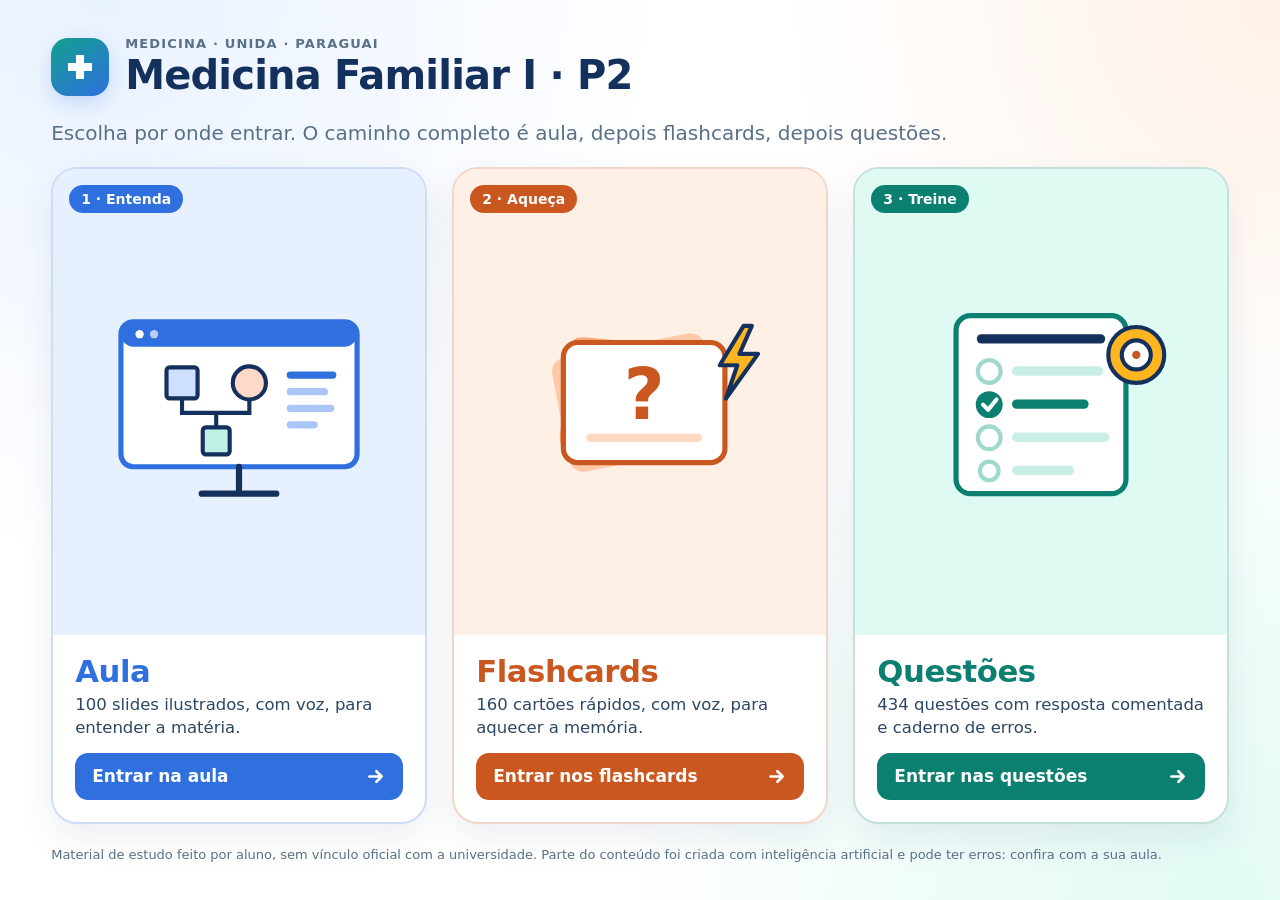
<file: index.html>
<!doctype html>
<html lang="pt-BR">
<head>
<meta charset="utf-8">
<meta name="viewport" content="width=device-width,initial-scale=1,viewport-fit=cover">
<meta name="theme-color" content="#ffffff">
<title>Medicina Familiar P2</title>
<meta name="description" content="Aula, flashcards e questões de Medicina Familiar I, segunda parcial.">
<link rel="icon" href="data:image/svg+xml,%3Csvg xmlns='http://www.w3.org/2000/svg' viewBox='0 0 32 32'%3E%3Crect width='32' height='32' rx='8' fill='%230f7f7a'/%3E%3Cpath d='M13 7h6v6h6v6h-6v6h-6v-6H7v-6h6z' fill='white'/%3E%3C/svg%3E">
<style>
:root{--tinta:#14305c;--suave:#587088;--aula:#2f6fde;--aula-claro:#e6f0ff;--flash:#c9571f;--flash-claro:#fff0e6;--quest:#0b7f70;--quest-claro:#defaf3}
*{box-sizing:border-box}
body{margin:0;background:radial-gradient(circle at 8% 0,#e9f2ff 0,transparent 38%),radial-gradient(circle at 95% 100%,#e2faf4 0,transparent 40%),radial-gradient(circle at 100% 0,#fff1e8 0,transparent 32%),#fff;color:var(--tinta);font-family:"Avenir Next",Avenir,"Segoe UI",Roboto,system-ui,sans-serif;display:flex;flex-direction:column;min-height:100dvh;padding:clamp(18px,3vw,36px) clamp(16px,4vw,56px)}
header,.chamada,main,footer{max-width:1240px;width:100%;margin-left:auto;margin-right:auto}
header{display:flex;align-items:center;gap:16px}
.selo{flex:none;width:58px;height:58px;border-radius:17px;background:linear-gradient(145deg,#12a08f,#2f6fde);display:grid;place-items:center;box-shadow:0 8px 20px #2f6fde33}
.selo svg{width:32px;height:32px}
.local{margin:0 0 3px;font-size:13px;font-weight:700;letter-spacing:.09em;text-transform:uppercase;color:var(--suave)}
h1{margin:0;font-size:clamp(25px,3.4vw,40px);line-height:1.08;font-weight:800;letter-spacing:-.02em}
.chamada{margin-top:clamp(14px,2vw,24px);margin-bottom:clamp(14px,2vw,22px);font-size:clamp(16px,1.6vw,20px);color:var(--suave)}
main{flex:1;display:grid;grid-template-columns:repeat(3,minmax(0,1fr));gap:clamp(14px,2vw,26px)}
.banner{--cor:var(--aula);--claro:var(--aula-claro);display:flex;flex-direction:column;min-height:400px;border-radius:26px;overflow:hidden;background:#fff;color:inherit;text-decoration:none;border:2px solid color-mix(in srgb,var(--cor) 24%,#fff);box-shadow:0 14px 34px #14305c14;transition:transform .18s ease,box-shadow .18s ease}
.banner.flash{--cor:var(--flash);--claro:var(--flash-claro)}
.banner.quest{--cor:var(--quest);--claro:var(--quest-claro)}
.banner:hover{transform:translateY(-5px);box-shadow:0 22px 44px #14305c24}
.banner:focus-visible{outline:4px solid var(--cor);outline-offset:4px}
.arte{position:relative;flex:1;min-height:190px;background:var(--claro);display:grid;place-items:center;padding:18px}
.arte svg{width:min(100%,290px);height:auto;max-height:230px}
.passo{position:absolute;left:16px;top:16px;background:var(--cor);color:#fff;font-size:14px;font-weight:800;padding:6px 12px;border-radius:99px}
.texto{padding:20px 22px 22px}
h2{margin:0 0 6px;font-size:clamp(24px,2.4vw,31px);line-height:1.08;letter-spacing:-.015em;color:var(--cor);font-weight:800}
.texto p{margin:0 0 14px;font-size:16.5px;line-height:1.35;color:#2c4765;min-height:2.7em}
.entrar{display:flex;align-items:center;justify-content:space-between;background:var(--cor);color:#fff;font-weight:800;font-size:17px;padding:13px 17px;border-radius:13px}
.entrar svg{width:21px;height:21px;flex:none}
footer{margin-top:clamp(14px,2vw,22px);font-size:13px;line-height:1.4;color:var(--suave)}
@media(max-width:820px){main{grid-template-columns:1fr}.banner{min-height:0;flex-direction:row}.arte{flex:0 0 38%;min-height:0;padding:34px 8px 8px}.passo{left:8px;top:8px;font-size:11px;padding:4px 8px}.texto{flex:1;min-width:0;padding:14px}.texto p{font-size:14px;margin-bottom:10px;min-height:0}h2{font-size:23px}.entrar{font-size:15px;padding:10px 12px}.selo{width:48px;height:48px;border-radius:14px}.local{font-size:11px}}
@media(prefers-reduced-motion:reduce){.banner{transition:none}.banner:hover{transform:none}}
</style>
</head>
<body>
<header>
<div class="selo" aria-hidden="true"><svg viewBox="0 0 32 32"><path d="M12 4h8v8h8v8h-8v8h-8v-8H4v-8h8z" fill="#fff"/></svg></div>
<div>
<p class="local">Medicina · UNIDA · Paraguai</p>
<h1>Medicina Familiar I · P2</h1>
</div>
</header>
<p class="chamada">Escolha por onde entrar. O caminho completo é aula, depois flashcards, depois questões.</p>
<main>
<a class="banner aula" href="aula/">
<div class="arte"><span class="passo">1 · Entenda</span>
<svg viewBox="0 0 280 200" role="img" aria-label="Quadro de aula com o desenho de uma família">
<rect x="26" y="22" width="228" height="140" rx="12" fill="#fff" stroke="#2f6fde" stroke-width="5"/>
<rect x="26" y="22" width="228" height="24" rx="12" fill="#2f6fde"/>
<circle cx="44" cy="34" r="4" fill="#fff"/><circle cx="58" cy="34" r="4" fill="#ffffffaa"/>
<rect x="70" y="66" width="30" height="30" rx="3" fill="#cfe0ff" stroke="#14305c" stroke-width="4"/>
<circle cx="150" cy="81" r="16" fill="#ffd9c7" stroke="#14305c" stroke-width="4"/>
<path d="M85 96v14h65V97M118 110v14" fill="none" stroke="#14305c" stroke-width="4"/>
<rect x="105" y="124" width="26" height="26" rx="3" fill="#bff0e5" stroke="#14305c" stroke-width="4"/>
<rect x="186" y="70" width="48" height="7" rx="3.5" fill="#2f6fde"/><rect x="186" y="86" width="40" height="7" rx="3.5" fill="#a9c6f7"/><rect x="186" y="102" width="46" height="7" rx="3.5" fill="#a9c6f7"/><rect x="186" y="118" width="30" height="7" rx="3.5" fill="#a9c6f7"/>
<path d="M140 162v22M104 188h72" stroke="#14305c" stroke-width="6" stroke-linecap="round"/>
</svg></div>
<div class="texto"><h2>Aula</h2><p>100 slides ilustrados, com voz, para entender a matéria.</p><span class="entrar">Entrar na aula <svg viewBox="0 0 24 24" fill="none" stroke="currentColor" stroke-width="3" stroke-linecap="round" stroke-linejoin="round" aria-hidden="true"><path d="M5 12h14M13 6l6 6-6 6"/></svg></span></div>
</a>
<a class="banner flash" href="flashcards/">
<div class="arte"><span class="passo">2 · Aqueça</span>
<svg viewBox="0 0 280 200" role="img" aria-label="Pilha de cartões de memória com um raio">
<rect x="62" y="44" width="150" height="112" rx="14" fill="#ffc9a8" transform="rotate(-11 137 100)"/>
<rect x="66" y="42" width="150" height="112" rx="14" fill="#ffa877" transform="rotate(5 141 98)"/>
<rect x="66" y="42" width="156" height="116" rx="14" fill="#fff" stroke="#c9571f" stroke-width="5"/>
<text x="144" y="116" text-anchor="middle" font-size="68" font-weight="800" fill="#c9571f" font-family="system-ui,sans-serif">?</text>
<rect x="88" y="130" width="112" height="8" rx="4" fill="#ffd8c2"/>
<path d="M240 26l-23 38h17l-11 32 31-43h-18l12-27z" fill="#ffb51f" stroke="#14305c" stroke-width="4" stroke-linejoin="round"/>
</svg></div>
<div class="texto"><h2>Flashcards</h2><p>160 cartões rápidos, com voz, para aquecer a memória.</p><span class="entrar">Entrar nos flashcards <svg viewBox="0 0 24 24" fill="none" stroke="currentColor" stroke-width="3" stroke-linecap="round" stroke-linejoin="round" aria-hidden="true"><path d="M5 12h14M13 6l6 6-6 6"/></svg></span></div>
</a>
<a class="banner quest" href="questoes/">
<div class="arte"><span class="passo">3 · Treine</span>
<svg viewBox="0 0 280 200" role="img" aria-label="Folha de prova com a alternativa certa marcada">
<rect x="58" y="16" width="164" height="172" rx="14" fill="#fff" stroke="#0b7f70" stroke-width="5"/>
<rect x="78" y="34" width="124" height="9" rx="4.5" fill="#14305c"/>
<g fill="none" stroke-width="4"><circle cx="90" cy="70" r="11" stroke="#9fd8cd"/><circle cx="90" cy="102" r="11" fill="#0b7f70" stroke="#0b7f70"/><circle cx="90" cy="134" r="11" stroke="#9fd8cd"/><circle cx="90" cy="166" r="9" stroke="#9fd8cd"/></g>
<path d="M84 102l5 5 8-10" fill="none" stroke="#fff" stroke-width="4" stroke-linecap="round" stroke-linejoin="round"/>
<rect x="112" y="65" width="88" height="9" rx="4.5" fill="#c9eee6"/><rect x="112" y="97" width="74" height="9" rx="4.5" fill="#0b7f70"/><rect x="112" y="129" width="94" height="9" rx="4.5" fill="#c9eee6"/><rect x="112" y="161" width="60" height="9" rx="4.5" fill="#c9eee6"/>
<circle cx="232" cy="54" r="27" fill="#ffb51f" stroke="#14305c" stroke-width="4"/><circle cx="232" cy="54" r="14" fill="#fff" stroke="#14305c" stroke-width="4"/><circle cx="232" cy="54" r="4" fill="#c9571f"/>
</svg></div>
<div class="texto"><h2>Questões</h2><p>434 questões com resposta comentada e caderno de erros.</p><span class="entrar">Entrar nas questões <svg viewBox="0 0 24 24" fill="none" stroke="currentColor" stroke-width="3" stroke-linecap="round" stroke-linejoin="round" aria-hidden="true"><path d="M5 12h14M13 6l6 6-6 6"/></svg></span></div>
</a>
</main>
<footer>Material de estudo feito por aluno, sem vínculo oficial com a universidade. Parte do conteúdo foi criada com inteligência artificial e pode ter erros: confira com a sua aula.</footer>
</body>
</html>
</file>
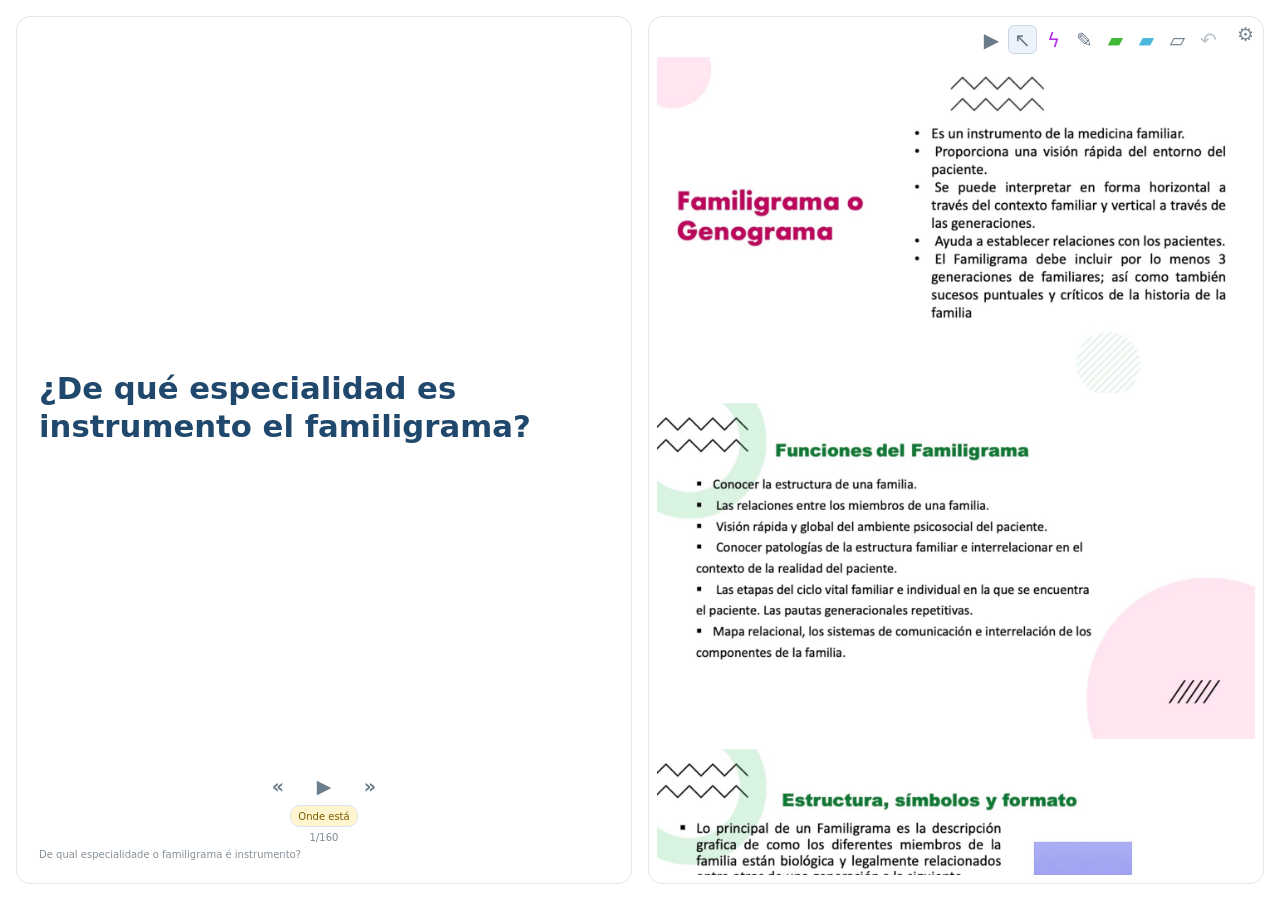
<file: flashcards/index.html>
<!doctype html>
<html lang="pt-BR">
<head><meta charset="utf-8"><meta name="viewport" content="width=device-width,initial-scale=1"><title>Flashcards ativos</title><link rel="stylesheet" href="estilo.css"><script defer src="dados-76.js"></script><script defer src="texto-pdf.js"></script><script defer src="ferramentas.js"></script><script defer src="motor.js"></script></head>
<body>
<main><section class="study" aria-label="Cartão de estudo"><article id="cartao" lang="es"><p id="face">PIENSA EN LA RESPUESTA</p><div id="visual"></div><h2 id="pergunta"></h2><div id="atividade"></div><div id="resposta" hidden><p id="texto-resposta"></p><p id="contexto"></p></div><p id="ajuda" lang="pt-BR" hidden></p><div id="vazio" hidden>Nenhum cartão neste filtro. Escolha outro bloco ou desmarque “Só erradas”.</div></article><div id="aquecimento" hidden lang="es" aria-label="Lista de aquecimento"></div><div class="study-bottom"><div class="navigation" aria-label="Navegação do cartão"><button id="anterior" title="Cartão anterior" aria-label="Cartão anterior">«</button><button id="reproduzir" title="Reproduzir fala" aria-label="Reproduzir fala">▶</button><button id="proximo" title="Próximo cartão" aria-label="Próximo cartão">»</button></div><div class="actions"><button id="sei" class="success" disabled>Acertei</button><button id="duvida" class="danger" disabled>Errei</button><button id="onde" hidden>Onde está</button></div><div id="posicao"></div><div id="portugues"><span id="pergunta-pt"></span><span id="resposta-pt" hidden></span><span id="contexto-pt" hidden></span></div></div></section>
<aside class="source" aria-label="Fonte do cartão"><div id="fonte" tabindex="0" aria-label="Páginas do material, com rolagem própria"></div></aside></main>
<button id="configurar" aria-label="Configurar" title="Configurar">⚙<span id="revisao-ponto" hidden></span></button>
<dialog id="config-dialog" aria-labelledby="config-title"><div class="config-top"><h2 id="config-title">Configurar</h2><button id="config-fechar" aria-label="Fechar Configurar">×</button></div><p id="config-resumo"></p><div class="config-scroll">
<section><h3>1. O que você quer estudar?</h3><div class="option"><label>Bloco <select id="bloco"><option value="todos">Todos</option></select></label><p>Escolha uma parte do material. Exemplo: estudar apenas Símbolos.</p></div><div class="option"><label>Nível <select id="nivel"><option value="todos">Todos</option><option value="muito_facil">Muito fácil</option><option value="facil">Fácil</option><option value="quase_facil">Quase fácil</option><option value="medio">Médio</option></select></label><p>Escolha a dificuldade. Exemplo: começar em Muito fácil.</p></div><div class="option"><label> <button id="subir">Subir nível ↑</button></label><p>Procura o mesmo conceito no próximo nível. Exemplo: de Fácil para Quase fácil.</p></div><div class="option"><label> <button id="tudo">Tudo</button></label><p>Retira os filtros. Exemplo: voltar a todos os blocos e níveis.</p></div><div class="option"><label><input id="duvidas" type="checkbox"> Só erradas</label><p>Mostra o que você marcou como Errei. Exemplo: repetir um símbolo que confundiu.</p></div><div class="option"><label> <button id="revisar">Revisar hoje</button></label><p>Abre até 15 cartões com revisão vencida. Exemplo: retomar hoje o que ficou para amanhã.</p></div><div class="option"><label><input id="mostrar-fonte" type="checkbox" checked> Mostrar ou esconder o slide</label><p>Mostra a fonte ao lado. Pode ser livro, slide, Canva ou imagem do Flow. Exemplo: esconder para dar mais espaço ao cartão.</p></div></section><section><h3>2. Em que ordem?</h3><div class="option"><label>Ordem <select id="ordem"><option value="tema">Por tema</option><option value="gradual">Gradual</option></select></label><p>Por tema mantém os blocos juntos; Gradual segue as páginas. Exemplo: estudar um assunto por vez.</p></div><div class="option"><label> <button id="embaralhar">Embaralhar</button></label><p>Muda a sequência dentro da ordem escolhida. Exemplo: evitar decorar a posição dos cartões.</p></div></section><section><h3>3. Como você quer ouvir?</h3><div class="option"><label>Modo <select id="modo"><option value="manual-voz">Manual com voz</option><option value="manual">Manual sem voz</option><option value="livre">Automático, sem as mãos</option><option value="aquecimento">Aquecimento</option></select></label><p>Manual com voz: você passa o cartão, ela lê a pergunta e para; você vira, ela lê a resposta e para.</p></div><p>Use ▶ na barra superior da fonte, ao lado da seta: lê a pergunta, vira, lê a resposta, marca o trecho na fonte e rola até ele; então passa ao próximo até o fim. O mesmo botão pausa e retoma. Funciona sem mudar o modo. Ouvir não registra acerto.</p><p>Manual sem voz: você passa e vira em silêncio. Exemplo: estudar na biblioteca.</p><p>Aquecimento: mostra perguntas e respostas em uma lista. Exemplo: conhecer o assunto antes de praticar.</p><div class="option"><label>Ler ao mostrar <select id="ler"><option value="nada">Nada</option><option value="pergunta">Só pergunta</option><option value="resposta">Só resposta</option><option value="ambas">Pergunta e resposta</option></select></label><p>Escolha quais lados serão lidos no manual com voz. Exemplo: Só resposta deixa a pergunta em silêncio.</p></div><div class="option"><label><input id="justificativa" type="checkbox"> Com justificativa</label><p>Lê também a explicação depois da resposta, se houver áudio. Exemplo: entender por que o símbolo está correto.</p></div><div class="option"><label>Tempo de pausa <select id="pausa" aria-label="Pausa em segundos"><option value="0">0</option><option value="0.5">0,5</option><option value="1" selected>1</option><option value="2">2</option><option value="3">3</option><option value="5">5</option></select> segundos</label><p>Tempo entre as falas no automático. Exemplo: 2 segundos para pensar antes de virar.</p></div><div class="option"><label> <button id="ouvir-tudo">Ouvir tudo</button></label><p>Toca o arquivo inteiro desde o início. Exemplo: ouvir uma vez sem acompanhar cada cartão. Use o play abaixo do cartão para pausar.</p></div><p id="arquivo-audio"></p><p id="voz"></p><button id="parar" hidden>Parar áudio</button></section><section><h3>4. Guardar seu lugar.</h3><p>O progresso e as escolhas são salvos automaticamente neste navegador. Exemplo: fechar e voltar depois.</p><p id="salvamento"></p><div class="ferramentas-ajuda"><p>Seta ↖: selecione uma letra ou frase para copiar e role a fonte normalmente.</p><p>Raio ϟ: trace em roxo enquanto segura; o traço some logo depois de soltar e não é salvo.</p><p>Lápis ✎: escreva ou rabisque por cima da página e guarde o traço.</p><p>Marcador verde ▰: destaque em verde fluorescente translúcido sem esconder o texto.</p><p>Marcador azul ▰: destaque em azul claro translúcido sem esconder o texto.</p><p>Borracha ▱: passe sobre um traço para apagá-lo inteiro.</p><p>Desfazer ↶: desfaça o último desenho ou apagamento da página mais visível, nesta sessão.</p><p>Os traços acompanham a página e entram em Copiar progresso; se o armazenamento falhar, copie antes de fechar.</p><p id="paginas-sem-texto"></p></div><div class="option"><label> <button id="copiar">Copiar progresso</button></label><p>Guarda um texto com seu progresso. Exemplo: copiar para um arquivo e levar a outro navegador.</p></div><div class="option"><label> <button id="colar">Colar progresso</button></label><p>Recupera um texto salvo. Exemplo: continuar no outro computador. Você verá o que será substituído antes de confirmar.</p></div></section><div hidden><h1 id="titulo"></h1><span class="eyebrow"></span><span id="tema"></span><span id="estado"></span><span id="fonte-nota"></span><button id="virar"></button><button id="pt-toggle"></button><div id="pausa-wrap"></div></div></div></dialog><div id="mensagem" role="status" hidden></div>
<dialog id="progresso-dialog"><form method="dialog"><h2 id="dialog-titulo">Progresso</h2><p id="dialog-instrucao"></p><textarea id="progresso-texto" spellcheck="false" aria-label="JSON do progresso"></textarea><p id="dialog-status" role="status"></p><div><button id="importar" type="button">Restaurar progresso</button><button>Fechar</button></div></form></dialog>
</body></html>
</file>
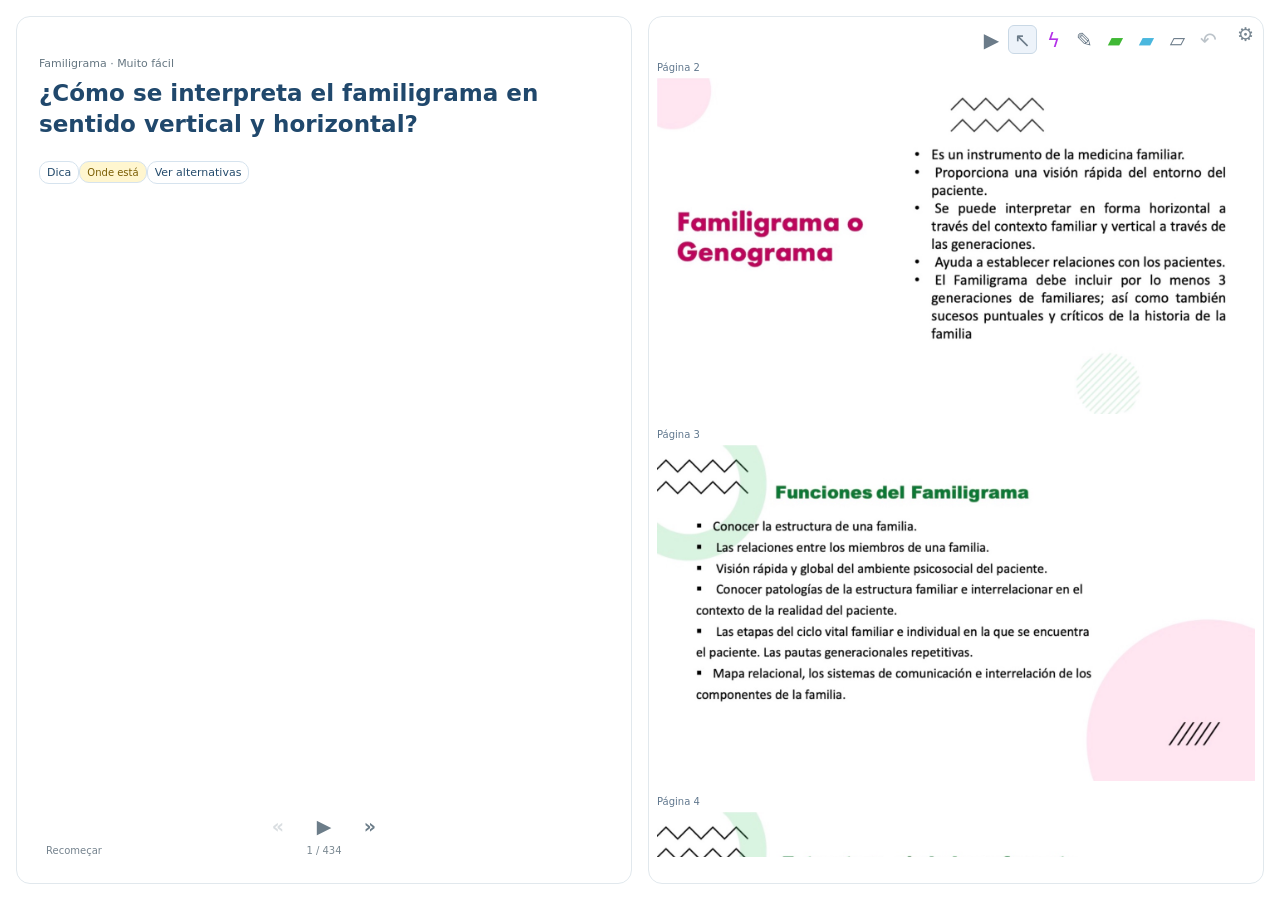
<file: questoes/index.html>
<!doctype html>
<html lang="pt-BR">
<head><meta charset="utf-8"><meta name="viewport" content="width=device-width,initial-scale=1"><link rel="icon" href="data:,"><title>P2 · Medicina Familiar</title><link rel="stylesheet" href="estilo.css"><link rel="stylesheet" href="questoes.css?v=3"><script defer src="questoes.js"></script><script defer src="voz.js"></script><script defer src="fontes.js"></script><script defer src="texto-pdf.js"></script><script defer src="ferramentas.js"></script><script defer src="motor.js?v=6"></script></head>
<body>
<main>
<section class="study" aria-label="Questão de estudo">
<article id="cartao">
<div id="questao"><p id="identificacao"></p><h2 id="pergunta" lang="es"></h2><p id="caso-didatico" lang="es" hidden>Caso didáctico ficticio</p><div id="itens" lang="es"></div><button id="dica" class="discreto" aria-expanded="false" aria-controls="dica-texto">Dica</button><button id="onde">Onde está</button><p id="dica-texto" hidden></p><button id="ver-alternativas" class="discreto">Ver alternativas</button><button id="ver-resposta" hidden>Ver resposta</button><div id="alternativas" lang="es" hidden></div><div id="julgar" hidden><button id="acertei" class="success">Acertei</button><button id="errei" class="danger">Errei</button></div><div id="correcao" role="status" hidden><p id="resultado"></p><p id="aviso-fora" hidden>Fora do material</p><p id="gabarito-vf" lang="es" hidden></p><p id="justificativa"></p></div></div>
<div id="fim" hidden><h2 id="fim-titulo">Resultado</h2><p id="placar"></p><h3>Caderno de erros</h3><div id="erros"></div><button id="refazer">Refazer só os erros</button><button id="refazer-passadas">Fazer as que passei</button><button id="voltar-questoes" class="discreto">Voltar às questões</button></div>
</article>
<div class="study-bottom"><div class="navigation" aria-label="Navegação das questões"><button id="anterior" title="Questão anterior" aria-label="Questão anterior">«</button><button id="reproduzir" title="Tocar sozinho" aria-label="Tocar sozinho" hidden>▶</button><button id="proximo" title="Passar" aria-label="Passar">»</button></div><div id="posicao"></div><button id="recomecar" class="discreto">Recomeçar</button></div>
</section>
<aside class="source" aria-label="Material de apoio"><div id="fonte" tabindex="0" aria-label="Páginas do material, com rolagem própria"></div><p id="fonte-nota" role="status"></p></aside>
</main>
<button id="configurar" aria-label="Configurar" title="Configurar">⚙</button>
<dialog id="config-dialog" aria-labelledby="config-title"><div class="config-top"><h2 id="config-title">Configurar</h2><button id="config-fechar" aria-label="Fechar Configurar">×</button></div><div class="config-scroll"><p id="salvamento"></p>
<section><h3>1. O que estudar</h3>
<div class="option"><label for="nivel-filtro">Nível</label> <select id="nivel-filtro"><option value="todos">Todos os níveis</option><option value="muito_facil">Muito fácil</option><option value="facil">Fácil</option><option value="medio">Médio</option><option value="dificil">Difícil</option></select></div>
<div class="option"><label for="tema-filtro">Tema</label> <select id="tema-filtro"><option value="todos">Todos os temas</option></select></div>
<div class="option"><button id="so-erradas">Refazer só as erradas</button></div>
<div class="option"><label><input type="checkbox" id="mostrar-fonte" checked> Mostrar o material</label></div></section>
<section><h3>2. Em que ordem</h3>
<div class="option"><button id="ordem-tema">Ordem do material</button> <button id="embaralhar">Embaralhar</button></div></section>
<section><h3>3. Como responder</h3>
<div class="option"><label for="modo">Modo</label> <select id="modo"><option value="clique">Alternativas só quando eu clicar</option><option value="sempre">Alternativas sempre aparecendo</option><option value="cabeca">De cabeça, com Acertei e Errei</option><option value="auto">Automático, sem as mãos</option></select>
<p>De cabeça: você pensa, clica em Ver resposta e marca Acertei ou Errei. Automático: aperte ▶ embaixo; a voz lê a pergunta, as alternativas aparecem, a voz lê a resposta, o trecho fica em amarelo e passa para a seguinte. Não conta ponto.</p></div>
<div class="option" id="ritmo-linha" hidden><label for="ritmo">Pausa depois da resposta</label> <select id="ritmo"><option value="devagar">Devagar</option><option value="normal">Normal</option><option value="rapido">Rápido</option></select></div>
<p>A seta » passa a questão sem responder. As que você passou ficam guardadas para fazer no fim.</p></section>
<section><h3>Ferramentas do material</h3><p>Seta: selecionar texto e rolar. Raio: traço roxo temporário. Lápis e marcadores: desenhos salvos. Borracha: apagar traço. Desfazer: voltar uma ação na página visível.</p></section></div></dialog>
<dialog id="reiniciar-dialog" aria-labelledby="reiniciar-titulo"><h2 id="reiniciar-titulo">Recomeçar as questões deste filtro?</h2><p>As respostas serão apagadas. Os desenhos no material serão mantidos.</p><button id="confirmar-reinicio">Recomeçar</button><button id="cancelar-reinicio">Cancelar</button></dialog>
<div id="mensagem" role="status" hidden></div>
</body></html>
</file>
<file: flashcards/estilo.css>
:root{font-family:system-ui,-apple-system,BlinkMacSystemFont,"Segoe UI",sans-serif;color:#263e53;background:#fff;--blue:#1260c5;--green:#147748;--red:#b62e39;--border:#d6e3ee}*{box-sizing:border-box}body{margin:0;padding:20px 26px 12px;display:flex;flex-direction:column;gap:12px;height:100dvh;min-height:600px}button,select,input,textarea{font:inherit}button,select{border:1px solid var(--border);background:white;color:#244b6c;border-radius:10px;padding:9px 12px}button{cursor:pointer;font-weight:600;transition:background .15s}button:hover{background:#edf5ff}button:focus-visible,select:focus-visible,input:focus-visible,textarea:focus-visible{outline:3px solid #ffd43c;outline-offset:2px}button:disabled{opacity:.45;cursor:default}button small{font-size:11px;font-weight:400;margin-left:5px}button.primary{background:var(--blue);color:white;border-color:var(--blue)}button.success{color:var(--green);background:#edf9f1;border-color:#a7dbb8}button.danger{color:var(--red);background:#fff0f0;border-color:#efb2b8}header{display:flex;align-items:center;justify-content:space-between;gap:16px}h1{font-size:24px;margin:3px 0 0;line-height:1.2}.eyebrow{font-size:10px;letter-spacing:1.8px;color:#52728a;font-weight:700}.header-actions{display:flex;gap:7px;font-size:12px}.toolbar{display:flex;flex-wrap:wrap;align-items:center;gap:9px;padding:10px 12px;background:#f3f8fd;border:1px solid var(--border);border-radius:13px;font-size:12px}.toolbar label{display:flex;align-items:center;gap:6px}.toolbar select{padding:7px 8px;font-size:13px}.toolbar button{padding:7px 9px}.toolbar input[type=number]{width:48px;padding:6px;border:1px solid var(--border);border-radius:7px}.check input{accent-color:var(--blue);width:16px;height:16px}.status-row{display:flex;gap:18px;justify-content:space-between;font-size:11px;color:#5a7186;padding:0 3px}main{display:grid;grid-template-columns:minmax(0,1.04fr) minmax(0,1fr);gap:18px;flex:1;min-height:0}.study,.source{border:1px solid var(--border);border-radius:18px;background:white;min-width:0;min-height:0}.study{display:flex;flex-direction:column;padding:18px 22px;box-shadow:0 4px 15px #1260c508}.card-top{display:flex;align-items:center;justify-content:space-between;gap:8px;color:#52718a;font-size:12px}.card-top #tema{color:var(--blue);font-weight:700}article{display:flex;flex:1;min-height:0;flex-direction:column;justify-content:center;gap:10px;padding:10px 0}#face{font-size:10px;letter-spacing:1.6px;color:#52718a;margin:0}#pergunta{font-size:clamp(23px,2.2vw,30px);line-height:1.25;margin:0;color:#20486c}#resposta p{margin:0;white-space:pre-line}#texto-resposta{font-size:clamp(22px,2vw,28px);line-height:1.3;color:#147748;font-weight:650}#contexto{font-size:13px;color:#6a7f8e;margin-top:10px!important}#visual{height:78px}#visual:empty{display:none}#visual svg{max-width:300px;height:100%;display:block}#cartao.revealed{gap:12px}#cartao.revealed #pergunta{font-size:18px;color:#52718a}#cartao.revealed #visual{height:57px}#cartao.long #texto-resposta{font-size:23px}#cartao.long #contexto{font-size:11px}.study-bottom{flex-shrink:0}.actions{display:flex;align-items:center;gap:7px}.actions button{padding:11px 10px}.actions #virar{flex:1}.support-head{border-top:1px solid #e9eff4;margin-top:13px;padding-top:8px;display:flex;justify-content:space-between;align-items:center;color:#738798;font-size:10px}.support-head button{padding:2px 5px;font-size:10px;border:0;text-decoration:underline}#portugues{font-size:11px;line-height:1.35;color:#6c8191;margin-top:4px;max-height:72px;overflow:auto}#portugues span{display:block}#resposta-pt{margin-top:4px}#contexto-pt{margin-top:3px}.source{padding:18px;display:flex;flex-direction:column;justify-content:flex-start;background:#fbfdff}.source-heading{display:flex;align-items:center;justify-content:space-between}.source h2{font-size:17px;margin:0}.source-heading button{font-size:12px}#fonte-fechada{margin:auto;text-align:center;font-size:17px}.source-icon{font-size:60px;color:#8eb6e8}.muted{font-size:11px;color:#6d8193;line-height:1.5}#fonte{margin:auto 0}.source-meta{display:flex;justify-content:space-between;font-size:11px;margin:14px 0 10px;color:#59748d}#marcacao{background:#fff5cf;border-radius:5px;padding:2px 5px}#marcacao:empty{display:none}#slide-stage{position:relative;width:100%;aspect-ratio:16/9;background:white;border:1px solid #e0e8ee;overflow:hidden}#slide-img{display:block;width:100%;height:100%;object-fit:contain}#destaques{position:absolute;inset:0;pointer-events:none}.highlight{position:absolute;background:rgba(255,211,0,.36);outline:1px solid #e4b500;border-radius:2px;mix-blend-mode:multiply}.slide-actions{display:flex;justify-content:space-between;gap:4px;margin-top:12px}.slide-actions button{font-size:10px;padding:8px 6px}footer{font-size:10px;color:#748798;display:flex;justify-content:space-between;gap:14px;min-height:16px}#mensagem{max-width:70%}#aquecimento{flex:1;overflow-y:auto;min-height:0;margin:14px 0;scroll-behavior:smooth}.warm-item{padding:12px;border-left:4px solid transparent;border-bottom:1px solid #edf2f7;font-size:17px;line-height:1.35}.warm-item p{white-space:pre-line;margin:6px 0 0;color:var(--green);font-size:18px}.warm-item.current{border-left-color:var(--blue);background:#eef6ff}#parar{min-width:83px;font-size:16px;font-weight:800}.toolbar #comecar{font-size:14px}dialog{border:1px solid var(--border);border-radius:18px;width:min(650px,94vw);color:#244b6c;padding:25px}dialog::backdrop{background:#dbeaf0bb}dialog h2{margin:0}dialog p{font-size:13px}dialog textarea{width:100%;height:220px;font-family:monospace;font-size:12px;border:1px solid var(--border);border-radius:8px;padding:8px}dialog form>div{display:flex;gap:8px;justify-content:flex-end}[hidden]{display:none!important}
@media(max-height:740px) and (min-width:861px){body{padding-top:13px;gap:9px}.study{padding:14px 19px}.toolbar{padding:8px 10px}#texto-resposta{font-size:24px}#cartao.long #texto-resposta{font-size:21px}.support-head{margin-top:9px}#visual{height:65px}#pergunta{font-size:27px}}
@media(max-width:1060px){.toolbar{gap:7px;font-size:11px}.toolbar button{padding:7px}.actions button{padding:10px 7px}.actions small{display:none}.slide-actions button{font-size:9px}body{padding-left:16px;padding-right:16px}}
@media(max-width:860px){body{height:auto;min-height:100dvh;padding:16px 12px;gap:12px}header{align-items:flex-start;flex-direction:column;gap:12px}h1{font-size:23px}.header-actions{flex-wrap:wrap}.toolbar{gap:9px;padding:10px}.toolbar label{flex-wrap:wrap}.status-row{flex-wrap:wrap;gap:6px;font-size:10px}main{display:flex;flex-direction:column;gap:14px}.study{padding:18px;min-height:450px}article{min-height:220px;padding:18px 0}#pergunta{font-size:27px}#texto-resposta{font-size:25px}#portugues{max-height:none;overflow:visible}.source{padding:16px;min-height:180px}#fonte-fechada{padding:20px 0}.source-icon{font-size:35px}#fonte{margin:0}.slide-actions button{font-size:10px}footer{flex-direction:column;gap:5px}#mensagem{max-width:100%}#aquecimento{max-height:380px;flex:auto}.actions{gap:5px}.actions button{padding:12px 8px}.actions #virar{min-width:75px}.study-bottom{min-width:0}#parar{padding:10px 14px}.warm-item{font-size:16px}}
@media(prefers-reduced-motion:reduce){*{scroll-behavior:auto!important;transition:none!important}}
/* Rodada 2: cores por bloco e atividades progressivas. */
body{background:linear-gradient(120deg,#f4f9ff,#fffdf3 60%,#f1faf5)}.study{--accent:#1764bd;--tint:#edf5ff;border-top:7px solid var(--accent);background:linear-gradient(140deg,var(--tint),white 75%)}.study[data-cor=verde]{--accent:#158368;--tint:#eaf8f1}.study[data-cor=vermelho]{--accent:#bd415a;--tint:#fff0f0}.card-top #tema{color:var(--accent)}.source{background:linear-gradient(150deg,#fffbed,#f3f8ff);border-top:7px solid #e9bd3d}#visual svg{opacity:.85}#portugues{font-size:10px;line-height:1.3;max-height:none;overflow:visible;color:#7a8492}#resposta-pt,#contexto-pt,.support-head>span{display:none}.support-head{margin-top:7px;padding-top:3px;justify-content:flex-end}.support-head button{font-size:9px}#atividade:empty{display:none}.cloze{font-size:clamp(20px,2vw,27px);line-height:1.55;margin:0}.cloze button{display:inline;font-size:inherit;padding:0 5px;color:#805d00;background:#fff1b5;border-color:#e4c45c}.cloze button.uncovered{background:#ddf6e5;color:#147748;border-color:transparent}.occlusion-stage{position:relative;width:100%;aspect-ratio:16/9}.occlusion-stage img{display:block;width:100%;height:100%;object-fit:contain}.occlusion{position:absolute;border-radius:3px;padding:0;background:#2468b9!important;color:white;font-size:11px;overflow:hidden;border:1px solid white}.occlusion.uncovered{opacity:0;pointer-events:none}.occlusion-stage:has(.occlusion)~p{margin:0}#cartao:has(.occlusion-stage) #visual,#cartao:has(.cloze) #visual{display:none}#cartao:has(.cloze).revealed #texto-resposta{display:none}#cartao:has(.cloze) #contexto{display:none}#cartao:has(.occlusion-stage) #pergunta{font-size:20px}#cartao{overflow:visible}.source-icon{color:#d4a72a}.toolbar #subir{background:#fff5cb;border-color:#e8cd68}#fonte-fechada{max-width:90%}
@media(max-width:860px){body{height:100dvh;min-height:0;padding:8px;gap:6px;overflow:hidden}header{flex-direction:row;gap:5px;align-items:center}h1{font-size:15px;max-width:165px}.eyebrow{font-size:8px;letter-spacing:.5px}.header-actions{gap:3px;justify-content:flex-end;max-width:165px}.header-actions button{font-size:9px;padding:5px}.toolbar{gap:5px;padding:6px;font-size:10px}.toolbar label{gap:3px;flex-wrap:nowrap}.toolbar select{padding:4px;font-size:10px;max-width:115px}.toolbar button{font-size:10px;padding:5px}.toolbar .check input{width:13px;height:13px}.status-row{font-size:8px;gap:3px}.status-row #voz{display:none}main{display:grid;grid-template-columns:1fr;grid-template-rows:minmax(0,1fr) auto;gap:6px;min-height:0}.study{min-height:0;padding:9px 12px;border-radius:12px;border-top-width:5px}.card-top{font-size:9px;gap:4px}article{min-height:0;gap:6px;padding:7px 0}#face{font-size:8px;letter-spacing:.6px}#pergunta{font-size:21px;line-height:1.2}#texto-resposta,#cartao.long #texto-resposta{font-size:18px;line-height:1.22}#cartao.revealed #pergunta{font-size:14px}#cartao.revealed{gap:6px}#contexto{font-size:9px;margin-top:5px!important}#visual{height:48px}#cartao.revealed #visual{height:30px}.actions{gap:4px}.actions button{padding:7px;font-size:11px}.actions #virar{min-width:60px}.support-head{margin-top:4px;padding-top:1px}.support-head button{font-size:8px;padding:1px}#portugues{font-size:9px;margin-top:2px}.source{min-height:0;padding:7px 10px;border-radius:12px;border-top-width:4px}.source h2{font-size:12px}.source-heading button{font-size:10px;padding:4px 7px}#fonte-fechada{display:none}#fonte{margin:0}#slide-stage{max-width:320px;margin:auto}.source-meta{font-size:8px;margin:3px 0}#marcacao{padding:1px 3px}.slide-actions{margin-top:4px}.slide-actions button{font-size:9px;padding:4px}#fonte-nota{font-size:8px;margin:3px 0 0;line-height:1.2}footer{font-size:8px;gap:1px;min-height:0}footer>span:last-child{display:none}.cloze{font-size:18px;line-height:1.4}.occlusion-stage{max-width:330px;margin:auto}#cartao:has(.occlusion-stage) #pergunta{font-size:14px}.occlusion{font-size:9px}#aquecimento{flex:1;max-height:none;margin:6px 0}.warm-item,.warm-item p{font-size:14px}#parar{font-size:12px;padding:5px 8px;min-width:0}}

#portugues{white-space:nowrap;overflow:hidden;text-overflow:ellipsis}#pergunta-pt{display:inline!important}


/* Rodada 3: fonte sempre aberta e rolagem independente. */
.source{overflow:hidden;gap:8px}.source-heading{flex-shrink:0;gap:8px}.source h2{font-size:14px}
#fonte{margin:0;flex:1;min-height:0;overflow:auto;overscroll-behavior:contain;scrollbar-gutter:stable}
#fonte figure{margin:0 0 16px}#fonte figcaption{font-size:11px;color:#61788e;padding:5px 0}
.source-page{position:relative;width:100%;background:#fff}.source-page img{display:block;width:100%;height:auto}
#onde{font-size:11px;padding:8px 6px;color:#795c00;background:#fff6cf}#contexto{font-size:10px!important;color:#797160;line-height:1.3}
#cartao{overflow-y:auto;overscroll-behavior:contain;justify-content:safe center}#fonte-nota{margin:0;text-align:right}
@media(max-width:860px){main{grid-template-rows:minmax(0,1.35fr) minmax(145px,.8fr)}.source{padding:5px 8px}.source h2{font-size:11px}.source-heading{gap:4px}#fonte-nota{font-size:8px}#fonte figure{margin-bottom:10px}#fonte figcaption{font-size:9px;padding:2px}#visual{height:30px}#cartao.revealed #visual{display:none}#pergunta{font-size:19px}#texto-resposta,#cartao.long #texto-resposta{font-size:16px}#cartao.revealed #pergunta{font-size:13px}.actions button{padding:7px 5px;font-size:10px}.actions #virar{min-width:45px}#onde{font-size:9px;padding:7px 4px}.actions{gap:3px}#contexto{font-size:8px!important}.source-page img{height:auto}}

/* Rodada 4: áudio único Speechify e ajuda curta. */
#ajuda{font-size:14px;color:#715b28;background:#fff6d9;border-radius:6px;padding:5px 8px;margin:0;white-space:nowrap;flex-shrink:0}
#arquivo-audio{font-size:10px}.toolbar{flex-shrink:0;gap:7px}.toolbar select{max-width:160px}header .header-actions{flex-wrap:wrap;justify-content:flex-end}#ler-agora{color:#1764bd}#voz{max-width:300px}
@media(max-width:860px){#ajuda{font-size:11px;padding:4px}#arquivo-audio{font-size:8px}.toolbar{max-height:155px;overflow:auto}header .header-actions{max-width:190px}}

/* Rodada 5: comandos compactos abaixo do cartão. */
.navigation{display:flex;justify-content:center;gap:8px;margin:4px 0 9px}
.navigation button{width:38px;height:32px;padding:2px;font-size:21px;line-height:1}
.navigation #reproduzir{font-size:16px}.actions #virar{flex:0 1 auto;font-size:12px;padding:7px 10px}
#cartao{cursor:pointer}.toolbar #modo{max-width:205px}

/* Rodada 6: navegação discreta e figura original com oclusão. */
.navigation{align-items:center;margin:3px 0 6px;gap:10px}
.navigation button{border:0;background:transparent;color:#61788e;width:30px;height:28px;font-size:20px;padding:2px}
.navigation #virar{width:auto;min-width:0;font-size:12px;font-weight:400;padding:2px 5px}
.actions{justify-content:center;min-height:0}.actions button{font-size:11px;padding:4px 8px}.actions button small{font-size:9px}
.toolbar #reproduzir{font-size:12px;min-width:50px}
.occlusion-stage{width:min(100%,220px);margin:0 auto;overflow:hidden;cursor:pointer;border-radius:2px}
.occlusion{display:flex;align-items:center;justify-content:center;border:0;border-radius:0;background:#647b92!important;color:white;font-size:18px;pointer-events:none}
.occlusion.uncovered{visibility:hidden}
#cartao:has(.occlusion-stage){gap:7px}#cartao:has(.occlusion-stage) #pergunta{font-size:19px}
#cartao:has(.occlusion-stage) #texto-resposta{font-size:22px}
#cartao:has(.occlusion-stage) #contexto:empty{display:none}
#cartao.revealed .occlusion-stage{width:min(100%,180px)}

/* Rodada 7: apenas cartão, navegação e fonte na área de estudo. */
body{height:100dvh;min-height:0;padding:16px;overflow:hidden;background:#fff;gap:0}
main{height:100%;grid-template-columns:minmax(0,1fr) minmax(0,1fr);gap:16px;overflow:hidden}
.study,.source{min-height:0;border:1px solid #e1e8ed;border-radius:14px;background:#fff;box-shadow:none;padding:22px}
.study{padding-top:30px}.source{padding:8px;gap:0}#fonte{scrollbar-gutter:auto}#fonte figure{margin-bottom:10px}
#cartao{padding:12px 0;min-height:0;overflow:auto}#face,#visual,#contexto{display:none!important}
#pergunta{font-size:clamp(23px,2.4vw,32px)}#cartao.revealed #pergunta{font-size:18px}
#texto-resposta{font-size:clamp(23px,2.2vw,30px)}#ajuda{white-space:normal;font-size:12px}
.navigation{margin:5px 0;gap:16px}.navigation button,.navigation #reproduzir{width:30px;height:28px;font-size:19px;border:0;background:none;color:#6c7d89;min-width:0;padding:2px}
.navigation button:disabled{opacity:.25}.actions{gap:8px}.actions button,#onde{font-size:10px;padding:3px 7px;min-height:22px;font-weight:400}
#posicao{text-align:center;font-size:10px;color:#7b8992;margin:5px 0}#portugues{font-size:10px;line-height:1.3;white-space:nowrap;overflow:hidden;text-overflow:ellipsis;margin:0;color:#85909a}
#configurar{position:fixed;right:20px;top:19px;z-index:2;border:0;background:#ffffffed;border-radius:50%;width:29px;height:29px;font-size:19px;color:#788792;padding:1px}
#revisao-ponto{position:absolute;right:1px;top:2px;background:#be8840;width:6px;height:6px;border-radius:50%}
dialog{padding:20px;width:min(660px,calc(100vw - 28px));max-height:calc(100dvh - 28px);background:#fff;color:#263e53}dialog::backdrop{background:#edf1f4b8}
#config-dialog[open]{display:flex;flex-direction:column;overflow:hidden}.config-top{display:flex;align-items:center;justify-content:space-between;gap:12px;flex-shrink:0}.config-top h2{font-size:20px}.config-top button{border:0;font-size:24px;padding:0 8px}
#config-resumo{font-size:12px;line-height:1.5;margin:8px 0 12px;color:#657580;flex-shrink:0}.config-scroll{overflow:auto;overscroll-behavior:contain;min-height:0;padding-right:8px}
.config-scroll section{border-top:1px solid #e6ecef;padding:8px 0 14px}.config-scroll h3{font-size:17px;margin:10px 0 16px}.option{margin:14px 0}.option label{display:flex;align-items:center;gap:9px;flex-wrap:wrap;font-size:14px}.option p,.config-scroll p{font-size:12px;line-height:1.5;margin:5px 0;color:#60717e}.option select{font-size:13px;max-width:100%;padding:7px}.option button{font-size:13px;padding:7px 10px}
#mensagem{position:fixed;bottom:18px;left:50%;transform:translateX(-50%);max-width:90vw;z-index:8;background:#fff5d5;color:#645025;border:1px solid #e7d39b;border-radius:8px;padding:9px 14px;font-size:12px}
#dialog-status{white-space:pre-line;max-height:180px;overflow:auto}#progresso-dialog{overflow:auto}#progresso-dialog textarea{height:170px}
main.sem-fonte{grid-template-columns:minmax(0,1fr);grid-template-rows:minmax(0,1fr)}main.sem-fonte .study{width:min(100%,950px);justify-self:center}
@media(max-width:860px){body{padding:8px}main{grid-template-columns:minmax(0,1fr);grid-template-rows:minmax(0,1.25fr) minmax(0,1fr);gap:8px}.study{padding:14px 16px 8px}.source{padding:4px}.study-bottom{flex-shrink:0}#pergunta{font-size:23px}#cartao.revealed #pergunta{font-size:15px}#texto-resposta,#cartao.long #texto-resposta{font-size:20px}#ajuda{font-size:11px}#configurar{right:13px;top:13px}#cartao:has(.occlusion-stage) #pergunta{font-size:17px}.occlusion-stage{width:min(100%,180px)}#portugues{font-size:9px}dialog{padding:16px}.config-scroll h3{font-size:16px}#config-resumo{font-size:11px}#progresso-dialog form>div{flex-wrap:wrap}}

/* Rodada 8: ferramentas pequenas; texto PDF selecionável sobre a imagem. */
.source-tools{display:flex;align-self:flex-end;gap:2px;flex-shrink:0;padding:0 32px 3px 0;background:white;user-select:none}
.source-tools button{font-size:20px;line-height:1;width:29px;height:29px;min-width:0;padding:2px;border:1px solid transparent;border-radius:6px;font-weight:400;color:#6b7b89;touch-action:manipulation}
.source-tools button[aria-pressed=true]{background:#edf3fa;border-color:#c9d8e5}.source-tools [data-tool=verde]{color:#40b835}.source-tools [data-tool=azul]{color:#4ab7de}.source-tools [data-tool=raio]{color:#b330e8}
.source-page img{user-select:none;-webkit-user-drag:none;pointer-events:none}.source-page{isolation:isolate}
.pdf-text,.ink-layer{position:absolute;inset:0;width:100%;height:100%}.pdf-text{z-index:2;overflow:hidden;user-select:text;cursor:text}.pdf-line{position:absolute;white-space:pre;color:transparent;line-height:1;transform-origin:top left;user-select:text}.pdf-line::selection{background:#4998ee66;color:transparent}
.ink-layer{pointer-events:none;z-index:3}.source-page .highlight{z-index:1;pointer-events:none}
#fonte.drawing{touch-action:none;user-select:none}#fonte.drawing .source-page{touch-action:none;cursor:crosshair}#fonte.drawing .pdf-text{pointer-events:none;user-select:none}
@media(max-width:860px){.source-tools{padding:0 0 3px;gap:3px}.source-tools button{width:30px;height:30px;font-size:21px}}

.pdf-char{position:absolute;white-space:pre;color:transparent;user-select:text}.pdf-char::selection{background:#4998ee66;color:transparent}

/* Rodada 9: indicação visível do lápis, inclusive nas capturas da página. */
.pencil-cursor{position:fixed;z-index:20;pointer-events:none;font:24px/1 Arial,sans-serif;color:#4f5066;transform:translate(3px,-23px);text-shadow:0 0 2px white,0 0 3px white}
#fonte.drawing[data-tool=lapis] .source-page{cursor:crosshair}
.source-tools #automatico:disabled{opacity:.25}
.source-tools #automatico[aria-pressed=true]{background:#edf3fa;border-color:#c9d8e5}
</file>
<file: questoes/estilo.css>
:root{font-family:system-ui,-apple-system,BlinkMacSystemFont,"Segoe UI",sans-serif;color:#263e53;background:#fff;--blue:#1260c5;--green:#147748;--red:#b62e39;--border:#d6e3ee}*{box-sizing:border-box}body{margin:0;padding:20px 26px 12px;display:flex;flex-direction:column;gap:12px;height:100dvh;min-height:600px}button,select,input,textarea{font:inherit}button,select{border:1px solid var(--border);background:white;color:#244b6c;border-radius:10px;padding:9px 12px}button{cursor:pointer;font-weight:600;transition:background .15s}button:hover{background:#edf5ff}button:focus-visible,select:focus-visible,input:focus-visible,textarea:focus-visible{outline:3px solid #ffd43c;outline-offset:2px}button:disabled{opacity:.45;cursor:default}button small{font-size:11px;font-weight:400;margin-left:5px}button.primary{background:var(--blue);color:white;border-color:var(--blue)}button.success{color:var(--green);background:#edf9f1;border-color:#a7dbb8}button.danger{color:var(--red);background:#fff0f0;border-color:#efb2b8}header{display:flex;align-items:center;justify-content:space-between;gap:16px}h1{font-size:24px;margin:3px 0 0;line-height:1.2}.eyebrow{font-size:10px;letter-spacing:1.8px;color:#52728a;font-weight:700}.header-actions{display:flex;gap:7px;font-size:12px}.toolbar{display:flex;flex-wrap:wrap;align-items:center;gap:9px;padding:10px 12px;background:#f3f8fd;border:1px solid var(--border);border-radius:13px;font-size:12px}.toolbar label{display:flex;align-items:center;gap:6px}.toolbar select{padding:7px 8px;font-size:13px}.toolbar button{padding:7px 9px}.toolbar input[type=number]{width:48px;padding:6px;border:1px solid var(--border);border-radius:7px}.check input{accent-color:var(--blue);width:16px;height:16px}.status-row{display:flex;gap:18px;justify-content:space-between;font-size:11px;color:#5a7186;padding:0 3px}main{display:grid;grid-template-columns:minmax(0,1.04fr) minmax(0,1fr);gap:18px;flex:1;min-height:0}.study,.source{border:1px solid var(--border);border-radius:18px;background:white;min-width:0;min-height:0}.study{display:flex;flex-direction:column;padding:18px 22px;box-shadow:0 4px 15px #1260c508}.card-top{display:flex;align-items:center;justify-content:space-between;gap:8px;color:#52718a;font-size:12px}.card-top #tema{color:var(--blue);font-weight:700}article{display:flex;flex:1;min-height:0;flex-direction:column;justify-content:center;gap:10px;padding:10px 0}#face{font-size:10px;letter-spacing:1.6px;color:#52718a;margin:0}#pergunta{font-size:clamp(23px,2.2vw,30px);line-height:1.25;margin:0;color:#20486c}#resposta p{margin:0;white-space:pre-line}#texto-resposta{font-size:clamp(22px,2vw,28px);line-height:1.3;color:#147748;font-weight:650}#contexto{font-size:13px;color:#6a7f8e;margin-top:10px!important}#visual{height:78px}#visual:empty{display:none}#visual svg{max-width:300px;height:100%;display:block}#cartao.revealed{gap:12px}#cartao.revealed #pergunta{font-size:18px;color:#52718a}#cartao.revealed #visual{height:57px}#cartao.long #texto-resposta{font-size:23px}#cartao.long #contexto{font-size:11px}.study-bottom{flex-shrink:0}.actions{display:flex;align-items:center;gap:7px}.actions button{padding:11px 10px}.actions #virar{flex:1}.support-head{border-top:1px solid #e9eff4;margin-top:13px;padding-top:8px;display:flex;justify-content:space-between;align-items:center;color:#738798;font-size:10px}.support-head button{padding:2px 5px;font-size:10px;border:0;text-decoration:underline}#portugues{font-size:11px;line-height:1.35;color:#6c8191;margin-top:4px;max-height:72px;overflow:auto}#portugues span{display:block}#resposta-pt{margin-top:4px}#contexto-pt{margin-top:3px}.source{padding:18px;display:flex;flex-direction:column;justify-content:flex-start;background:#fbfdff}.source-heading{display:flex;align-items:center;justify-content:space-between}.source h2{font-size:17px;margin:0}.source-heading button{font-size:12px}#fonte-fechada{margin:auto;text-align:center;font-size:17px}.source-icon{font-size:60px;color:#8eb6e8}.muted{font-size:11px;color:#6d8193;line-height:1.5}#fonte{margin:auto 0}.source-meta{display:flex;justify-content:space-between;font-size:11px;margin:14px 0 10px;color:#59748d}#marcacao{background:#fff5cf;border-radius:5px;padding:2px 5px}#marcacao:empty{display:none}#slide-stage{position:relative;width:100%;aspect-ratio:16/9;background:white;border:1px solid #e0e8ee;overflow:hidden}#slide-img{display:block;width:100%;height:100%;object-fit:contain}#destaques{position:absolute;inset:0;pointer-events:none}.highlight{position:absolute;background:rgba(255,211,0,.36);outline:1px solid #e4b500;border-radius:2px;mix-blend-mode:multiply}.slide-actions{display:flex;justify-content:space-between;gap:4px;margin-top:12px}.slide-actions button{font-size:10px;padding:8px 6px}footer{font-size:10px;color:#748798;display:flex;justify-content:space-between;gap:14px;min-height:16px}#mensagem{max-width:70%}#aquecimento{flex:1;overflow-y:auto;min-height:0;margin:14px 0;scroll-behavior:smooth}.warm-item{padding:12px;border-left:4px solid transparent;border-bottom:1px solid #edf2f7;font-size:17px;line-height:1.35}.warm-item p{white-space:pre-line;margin:6px 0 0;color:var(--green);font-size:18px}.warm-item.current{border-left-color:var(--blue);background:#eef6ff}#parar{min-width:83px;font-size:16px;font-weight:800}.toolbar #comecar{font-size:14px}dialog{border:1px solid var(--border);border-radius:18px;width:min(650px,94vw);color:#244b6c;padding:25px}dialog::backdrop{background:#dbeaf0bb}dialog h2{margin:0}dialog p{font-size:13px}dialog textarea{width:100%;height:220px;font-family:monospace;font-size:12px;border:1px solid var(--border);border-radius:8px;padding:8px}dialog form>div{display:flex;gap:8px;justify-content:flex-end}[hidden]{display:none!important}
@media(max-height:740px) and (min-width:861px){body{padding-top:13px;gap:9px}.study{padding:14px 19px}.toolbar{padding:8px 10px}#texto-resposta{font-size:24px}#cartao.long #texto-resposta{font-size:21px}.support-head{margin-top:9px}#visual{height:65px}#pergunta{font-size:27px}}
@media(max-width:1060px){.toolbar{gap:7px;font-size:11px}.toolbar button{padding:7px}.actions button{padding:10px 7px}.actions small{display:none}.slide-actions button{font-size:9px}body{padding-left:16px;padding-right:16px}}
@media(max-width:860px){body{height:auto;min-height:100dvh;padding:16px 12px;gap:12px}header{align-items:flex-start;flex-direction:column;gap:12px}h1{font-size:23px}.header-actions{flex-wrap:wrap}.toolbar{gap:9px;padding:10px}.toolbar label{flex-wrap:wrap}.status-row{flex-wrap:wrap;gap:6px;font-size:10px}main{display:flex;flex-direction:column;gap:14px}.study{padding:18px;min-height:450px}article{min-height:220px;padding:18px 0}#pergunta{font-size:27px}#texto-resposta{font-size:25px}#portugues{max-height:none;overflow:visible}.source{padding:16px;min-height:180px}#fonte-fechada{padding:20px 0}.source-icon{font-size:35px}#fonte{margin:0}.slide-actions button{font-size:10px}footer{flex-direction:column;gap:5px}#mensagem{max-width:100%}#aquecimento{max-height:380px;flex:auto}.actions{gap:5px}.actions button{padding:12px 8px}.actions #virar{min-width:75px}.study-bottom{min-width:0}#parar{padding:10px 14px}.warm-item{font-size:16px}}
@media(prefers-reduced-motion:reduce){*{scroll-behavior:auto!important;transition:none!important}}
/* Rodada 2: cores por bloco e atividades progressivas. */
body{background:linear-gradient(120deg,#f4f9ff,#fffdf3 60%,#f1faf5)}.study{--accent:#1764bd;--tint:#edf5ff;border-top:7px solid var(--accent);background:linear-gradient(140deg,var(--tint),white 75%)}.study[data-cor=verde]{--accent:#158368;--tint:#eaf8f1}.study[data-cor=vermelho]{--accent:#bd415a;--tint:#fff0f0}.card-top #tema{color:var(--accent)}.source{background:linear-gradient(150deg,#fffbed,#f3f8ff);border-top:7px solid #e9bd3d}#visual svg{opacity:.85}#portugues{font-size:10px;line-height:1.3;max-height:none;overflow:visible;color:#7a8492}#resposta-pt,#contexto-pt,.support-head>span{display:none}.support-head{margin-top:7px;padding-top:3px;justify-content:flex-end}.support-head button{font-size:9px}#atividade:empty{display:none}.cloze{font-size:clamp(20px,2vw,27px);line-height:1.55;margin:0}.cloze button{display:inline;font-size:inherit;padding:0 5px;color:#805d00;background:#fff1b5;border-color:#e4c45c}.cloze button.uncovered{background:#ddf6e5;color:#147748;border-color:transparent}.occlusion-stage{position:relative;width:100%;aspect-ratio:16/9}.occlusion-stage img{display:block;width:100%;height:100%;object-fit:contain}.occlusion{position:absolute;border-radius:3px;padding:0;background:#2468b9!important;color:white;font-size:11px;overflow:hidden;border:1px solid white}.occlusion.uncovered{opacity:0;pointer-events:none}.occlusion-stage:has(.occlusion)~p{margin:0}#cartao:has(.occlusion-stage) #visual,#cartao:has(.cloze) #visual{display:none}#cartao:has(.cloze).revealed #texto-resposta{display:none}#cartao:has(.cloze) #contexto{display:none}#cartao:has(.occlusion-stage) #pergunta{font-size:20px}#cartao{overflow:visible}.source-icon{color:#d4a72a}.toolbar #subir{background:#fff5cb;border-color:#e8cd68}#fonte-fechada{max-width:90%}
@media(max-width:860px){body{height:100dvh;min-height:0;padding:8px;gap:6px;overflow:hidden}header{flex-direction:row;gap:5px;align-items:center}h1{font-size:15px;max-width:165px}.eyebrow{font-size:8px;letter-spacing:.5px}.header-actions{gap:3px;justify-content:flex-end;max-width:165px}.header-actions button{font-size:9px;padding:5px}.toolbar{gap:5px;padding:6px;font-size:10px}.toolbar label{gap:3px;flex-wrap:nowrap}.toolbar select{padding:4px;font-size:10px;max-width:115px}.toolbar button{font-size:10px;padding:5px}.toolbar .check input{width:13px;height:13px}.status-row{font-size:8px;gap:3px}.status-row #voz{display:none}main{display:grid;grid-template-columns:1fr;grid-template-rows:minmax(0,1fr) auto;gap:6px;min-height:0}.study{min-height:0;padding:9px 12px;border-radius:12px;border-top-width:5px}.card-top{font-size:9px;gap:4px}article{min-height:0;gap:6px;padding:7px 0}#face{font-size:8px;letter-spacing:.6px}#pergunta{font-size:21px;line-height:1.2}#texto-resposta,#cartao.long #texto-resposta{font-size:18px;line-height:1.22}#cartao.revealed #pergunta{font-size:14px}#cartao.revealed{gap:6px}#contexto{font-size:9px;margin-top:5px!important}#visual{height:48px}#cartao.revealed #visual{height:30px}.actions{gap:4px}.actions button{padding:7px;font-size:11px}.actions #virar{min-width:60px}.support-head{margin-top:4px;padding-top:1px}.support-head button{font-size:8px;padding:1px}#portugues{font-size:9px;margin-top:2px}.source{min-height:0;padding:7px 10px;border-radius:12px;border-top-width:4px}.source h2{font-size:12px}.source-heading button{font-size:10px;padding:4px 7px}#fonte-fechada{display:none}#fonte{margin:0}#slide-stage{max-width:320px;margin:auto}.source-meta{font-size:8px;margin:3px 0}#marcacao{padding:1px 3px}.slide-actions{margin-top:4px}.slide-actions button{font-size:9px;padding:4px}#fonte-nota{font-size:8px;margin:3px 0 0;line-height:1.2}footer{font-size:8px;gap:1px;min-height:0}footer>span:last-child{display:none}.cloze{font-size:18px;line-height:1.4}.occlusion-stage{max-width:330px;margin:auto}#cartao:has(.occlusion-stage) #pergunta{font-size:14px}.occlusion{font-size:9px}#aquecimento{flex:1;max-height:none;margin:6px 0}.warm-item,.warm-item p{font-size:14px}#parar{font-size:12px;padding:5px 8px;min-width:0}}

#portugues{white-space:nowrap;overflow:hidden;text-overflow:ellipsis}#pergunta-pt{display:inline!important}


/* Rodada 3: fonte sempre aberta e rolagem independente. */
.source{overflow:hidden;gap:8px}.source-heading{flex-shrink:0;gap:8px}.source h2{font-size:14px}
#fonte{margin:0;flex:1;min-height:0;overflow:auto;overscroll-behavior:contain;scrollbar-gutter:stable}
#fonte figure{margin:0 0 16px}#fonte figcaption{font-size:11px;color:#61788e;padding:5px 0}
.source-page{position:relative;width:100%;background:#fff}.source-page img{display:block;width:100%;height:auto}
#onde{font-size:11px;padding:8px 6px;color:#795c00;background:#fff6cf}#contexto{font-size:10px!important;color:#797160;line-height:1.3}
#cartao{overflow-y:auto;overscroll-behavior:contain;justify-content:safe center}#fonte-nota{margin:0;text-align:right}
@media(max-width:860px){main{grid-template-rows:minmax(0,1.35fr) minmax(145px,.8fr)}.source{padding:5px 8px}.source h2{font-size:11px}.source-heading{gap:4px}#fonte-nota{font-size:8px}#fonte figure{margin-bottom:10px}#fonte figcaption{font-size:9px;padding:2px}#visual{height:30px}#cartao.revealed #visual{display:none}#pergunta{font-size:19px}#texto-resposta,#cartao.long #texto-resposta{font-size:16px}#cartao.revealed #pergunta{font-size:13px}.actions button{padding:7px 5px;font-size:10px}.actions #virar{min-width:45px}#onde{font-size:9px;padding:7px 4px}.actions{gap:3px}#contexto{font-size:8px!important}.source-page img{height:auto}}

/* Rodada 4: áudio único Speechify e ajuda curta. */
#ajuda{font-size:14px;color:#715b28;background:#fff6d9;border-radius:6px;padding:5px 8px;margin:0;white-space:nowrap;flex-shrink:0}
#arquivo-audio{font-size:10px}.toolbar{flex-shrink:0;gap:7px}.toolbar select{max-width:160px}header .header-actions{flex-wrap:wrap;justify-content:flex-end}#ler-agora{color:#1764bd}#voz{max-width:300px}
@media(max-width:860px){#ajuda{font-size:11px;padding:4px}#arquivo-audio{font-size:8px}.toolbar{max-height:155px;overflow:auto}header .header-actions{max-width:190px}}

/* Rodada 5: comandos compactos abaixo do cartão. */
.navigation{display:flex;justify-content:center;gap:8px;margin:4px 0 9px}
.navigation button{width:38px;height:32px;padding:2px;font-size:21px;line-height:1}
.navigation #reproduzir{font-size:16px}.actions #virar{flex:0 1 auto;font-size:12px;padding:7px 10px}
#cartao{cursor:pointer}.toolbar #modo{max-width:205px}

/* Rodada 6: navegação discreta e figura original com oclusão. */
.navigation{align-items:center;margin:3px 0 6px;gap:10px}
.navigation button{border:0;background:transparent;color:#61788e;width:30px;height:28px;font-size:20px;padding:2px}
.navigation #virar{width:auto;min-width:0;font-size:12px;font-weight:400;padding:2px 5px}
.actions{justify-content:center;min-height:0}.actions button{font-size:11px;padding:4px 8px}.actions button small{font-size:9px}
.toolbar #reproduzir{font-size:12px;min-width:50px}
.occlusion-stage{width:min(100%,220px);margin:0 auto;overflow:hidden;cursor:pointer;border-radius:2px}
.occlusion{display:flex;align-items:center;justify-content:center;border:0;border-radius:0;background:#647b92!important;color:white;font-size:18px;pointer-events:none}
.occlusion.uncovered{visibility:hidden}
#cartao:has(.occlusion-stage){gap:7px}#cartao:has(.occlusion-stage) #pergunta{font-size:19px}
#cartao:has(.occlusion-stage) #texto-resposta{font-size:22px}
#cartao:has(.occlusion-stage) #contexto:empty{display:none}
#cartao.revealed .occlusion-stage{width:min(100%,180px)}

/* Rodada 7: apenas cartão, navegação e fonte na área de estudo. */
body{height:100dvh;min-height:0;padding:16px;overflow:hidden;background:#fff;gap:0}
main{height:100%;grid-template-columns:minmax(0,1fr) minmax(0,1fr);gap:16px;overflow:hidden}
.study,.source{min-height:0;border:1px solid #e1e8ed;border-radius:14px;background:#fff;box-shadow:none;padding:22px}
.study{padding-top:30px}.source{padding:8px;gap:0}#fonte{scrollbar-gutter:auto}#fonte figure{margin-bottom:10px}
#cartao{padding:12px 0;min-height:0;overflow:auto}#face,#visual,#contexto{display:none!important}
#pergunta{font-size:clamp(23px,2.4vw,32px)}#cartao.revealed #pergunta{font-size:18px}
#texto-resposta{font-size:clamp(23px,2.2vw,30px)}#ajuda{white-space:normal;font-size:12px}
.navigation{margin:5px 0;gap:16px}.navigation button,.navigation #reproduzir{width:30px;height:28px;font-size:19px;border:0;background:none;color:#6c7d89;min-width:0;padding:2px}
.navigation button:disabled{opacity:.25}.actions{gap:8px}.actions button,#onde{font-size:10px;padding:3px 7px;min-height:22px;font-weight:400}
#posicao{text-align:center;font-size:10px;color:#7b8992;margin:5px 0}#portugues{font-size:10px;line-height:1.3;white-space:nowrap;overflow:hidden;text-overflow:ellipsis;margin:0;color:#85909a}
#configurar{position:fixed;right:20px;top:19px;z-index:2;border:0;background:#ffffffed;border-radius:50%;width:29px;height:29px;font-size:19px;color:#788792;padding:1px}
#revisao-ponto{position:absolute;right:1px;top:2px;background:#be8840;width:6px;height:6px;border-radius:50%}
dialog{padding:20px;width:min(660px,calc(100vw - 28px));max-height:calc(100dvh - 28px);background:#fff;color:#263e53}dialog::backdrop{background:#edf1f4b8}
#config-dialog[open]{display:flex;flex-direction:column;overflow:hidden}.config-top{display:flex;align-items:center;justify-content:space-between;gap:12px;flex-shrink:0}.config-top h2{font-size:20px}.config-top button{border:0;font-size:24px;padding:0 8px}
#config-resumo{font-size:12px;line-height:1.5;margin:8px 0 12px;color:#657580;flex-shrink:0}.config-scroll{overflow:auto;overscroll-behavior:contain;min-height:0;padding-right:8px}
.config-scroll section{border-top:1px solid #e6ecef;padding:8px 0 14px}.config-scroll h3{font-size:17px;margin:10px 0 16px}.option{margin:14px 0}.option label{display:flex;align-items:center;gap:9px;flex-wrap:wrap;font-size:14px}.option p,.config-scroll p{font-size:12px;line-height:1.5;margin:5px 0;color:#60717e}.option select{font-size:13px;max-width:100%;padding:7px}.option button{font-size:13px;padding:7px 10px}
#mensagem{position:fixed;bottom:18px;left:50%;transform:translateX(-50%);max-width:90vw;z-index:8;background:#fff5d5;color:#645025;border:1px solid #e7d39b;border-radius:8px;padding:9px 14px;font-size:12px}
#dialog-status{white-space:pre-line;max-height:180px;overflow:auto}#progresso-dialog{overflow:auto}#progresso-dialog textarea{height:170px}
main.sem-fonte{grid-template-columns:minmax(0,1fr);grid-template-rows:minmax(0,1fr)}main.sem-fonte .study{width:min(100%,950px);justify-self:center}
@media(max-width:860px){body{padding:8px}main{grid-template-columns:minmax(0,1fr);grid-template-rows:minmax(0,1.25fr) minmax(0,1fr);gap:8px}.study{padding:14px 16px 8px}.source{padding:4px}.study-bottom{flex-shrink:0}#pergunta{font-size:23px}#cartao.revealed #pergunta{font-size:15px}#texto-resposta,#cartao.long #texto-resposta{font-size:20px}#ajuda{font-size:11px}#configurar{right:13px;top:13px}#cartao:has(.occlusion-stage) #pergunta{font-size:17px}.occlusion-stage{width:min(100%,180px)}#portugues{font-size:9px}dialog{padding:16px}.config-scroll h3{font-size:16px}#config-resumo{font-size:11px}#progresso-dialog form>div{flex-wrap:wrap}}

/* Rodada 8: ferramentas pequenas; texto PDF selecionável sobre a imagem. */
.source-tools{display:flex;align-self:flex-end;gap:2px;flex-shrink:0;padding:0 32px 3px 0;background:white;user-select:none}
.source-tools button{font-size:20px;line-height:1;width:29px;height:29px;min-width:0;padding:2px;border:1px solid transparent;border-radius:6px;font-weight:400;color:#6b7b89;touch-action:manipulation}
.source-tools button[aria-pressed=true]{background:#edf3fa;border-color:#c9d8e5}.source-tools [data-tool=verde]{color:#40b835}.source-tools [data-tool=azul]{color:#4ab7de}.source-tools [data-tool=raio]{color:#b330e8}
.source-page img{user-select:none;-webkit-user-drag:none;pointer-events:none}.source-page{isolation:isolate}
.pdf-text,.ink-layer{position:absolute;inset:0;width:100%;height:100%}.pdf-text{z-index:2;overflow:hidden;user-select:text;cursor:text}.pdf-line{position:absolute;white-space:pre;color:transparent;line-height:1;transform-origin:top left;user-select:text}.pdf-line::selection{background:#4998ee66;color:transparent}
.ink-layer{pointer-events:none;z-index:3}.source-page .highlight{z-index:1;pointer-events:none}
#fonte.drawing{touch-action:none;user-select:none}#fonte.drawing .source-page{touch-action:none;cursor:crosshair}#fonte.drawing .pdf-text{pointer-events:none;user-select:none}
@media(max-width:860px){.source-tools{padding:0 0 3px;gap:3px}.source-tools button{width:30px;height:30px;font-size:21px}}

.pdf-char{position:absolute;white-space:pre;color:transparent;user-select:text}.pdf-char::selection{background:#4998ee66;color:transparent}

/* Rodada 9: indicação visível do lápis, inclusive nas capturas da página. */
.pencil-cursor{position:fixed;z-index:20;pointer-events:none;font:24px/1 Arial,sans-serif;color:#4f5066;transform:translate(3px,-23px);text-shadow:0 0 2px white,0 0 3px white}
#fonte.drawing[data-tool=lapis] .source-page{cursor:crosshair}
.source-tools #automatico:disabled{opacity:.25}
.source-tools #automatico[aria-pressed=true]{background:#edf3fa;border-color:#c9d8e5}
</file>
<file: questoes/questoes.css>
/* Somente os elementos das questões; a tela e as ferramentas vêm da prévia aprovada. */
#cartao{justify-content:safe center;overflow-x:hidden;scrollbar-gutter:stable;gap:12px}
#pergunta{font-size:clamp(20px,1.8vw,25px);line-height:1.35;margin:0 0 15px;overflow-wrap:anywhere}
#itens{display:grid;gap:9px;font-size:15px;line-height:1.4;margin-bottom:12px}
#itens:empty{display:none}#itens.associacao{grid-template-columns:minmax(0,1fr) minmax(0,1fr);gap:15px}
.coluna{display:grid;gap:9px;align-content:start}.item p{margin:0}.vf-botoes{display:flex;gap:4px;margin-bottom:4px}
.vf-botoes button{padding:3px 11px;font-size:12px}.vf-botoes button[aria-pressed=true]{background:#e7effc;border-color:#3776b5;color:#164f8b}
.discreto{font-size:11px;padding:4px 7px;font-weight:400;align-self:flex-start;background:transparent}
#alternativas{display:grid;gap:7px;margin:12px 0}#alternativas button{text-align:left;font-size:15px;line-height:1.35;padding:9px 11px;font-weight:400;overflow-wrap:anywhere}
#alternativas button:disabled{opacity:1}#alternativas .sequencia{outline:2px solid #567fc2;outline-offset:1px;background:#f1f5ff}
#alternativas .certa{border-color:#147748;background:#ecf8ee;color:#155d34}#alternativas .errada{border-color:#b62e39;background:#fff0f0;color:#9c2734}
.letra{font-weight:700;margin-right:8px}.etiqueta{font-size:11px;font-weight:600;display:block;margin-top:4px}
#correcao{font-size:14px;line-height:1.45;border-top:1px solid #e1e8ed;padding-top:8px}#correcao p{margin:6px 0}#resultado{font-weight:700}#aviso-fora{color:#875217;font-weight:700}#gabarito-vf{font-weight:600}#onde{margin-top:6px}
.study-bottom{position:relative;text-align:center;padding-top:6px}#recomecar{position:absolute;left:0;bottom:1px;border:0;color:#75838e;font-size:10px}
#fonte figcaption{font-size:10px}#fonte-nota{font-size:10px;line-height:1.35;color:#64747f;padding-top:4px;min-height:18px}
#fim h2{font-size:24px}#fim h3{font-size:17px}.erro{padding:10px 0;border-bottom:1px solid #e1e8ed;font-size:14px;line-height:1.4}.erro p{margin:4px 0}.erro button{font-size:11px;padding:4px 7px}#refazer,#voltar-questoes{margin-top:14px;font-size:12px}
@media(max-width:860px){#pergunta{font-size:19px}#itens,#alternativas button{font-size:13px}#correcao{font-size:12px}#itens.associacao{gap:8px}#cartao{justify-content:flex-start}#recomecar{font-size:9px}}

#identificacao,#caso-didatico{font-size:11px;color:#657681;margin:0 0 8px}#dica-texto{font-size:13px;color:#576675;margin:5px 0}#nivel-filtro{font-size:13px;max-width:100%}.highlight{background:rgba(255,218,40,.38);border-radius:2px}#cartao{justify-content:flex-start;padding-top:10px}#configurar{z-index:10}

#julgar{display:flex;gap:8px;margin:8px 0}#julgar[hidden]{display:none}#ver-resposta{align-self:flex-start;margin-top:10px}#refazer-passadas{margin:14px 0 0 8px;font-size:12px}.config-scroll section{margin-bottom:14px}.config-scroll h3{font-size:15px;margin:0 0 8px}.config-scroll .option{margin:8px 0;font-size:13px}.config-scroll .option p{margin:5px 0 0;font-size:12px}#modo,#tema-filtro,#ritmo{font-size:13px;max-width:100%}
@keyframes entrar{from{opacity:0}to{opacity:1}}#alternativas .entrando{animation:entrar .4s both}
</file>
